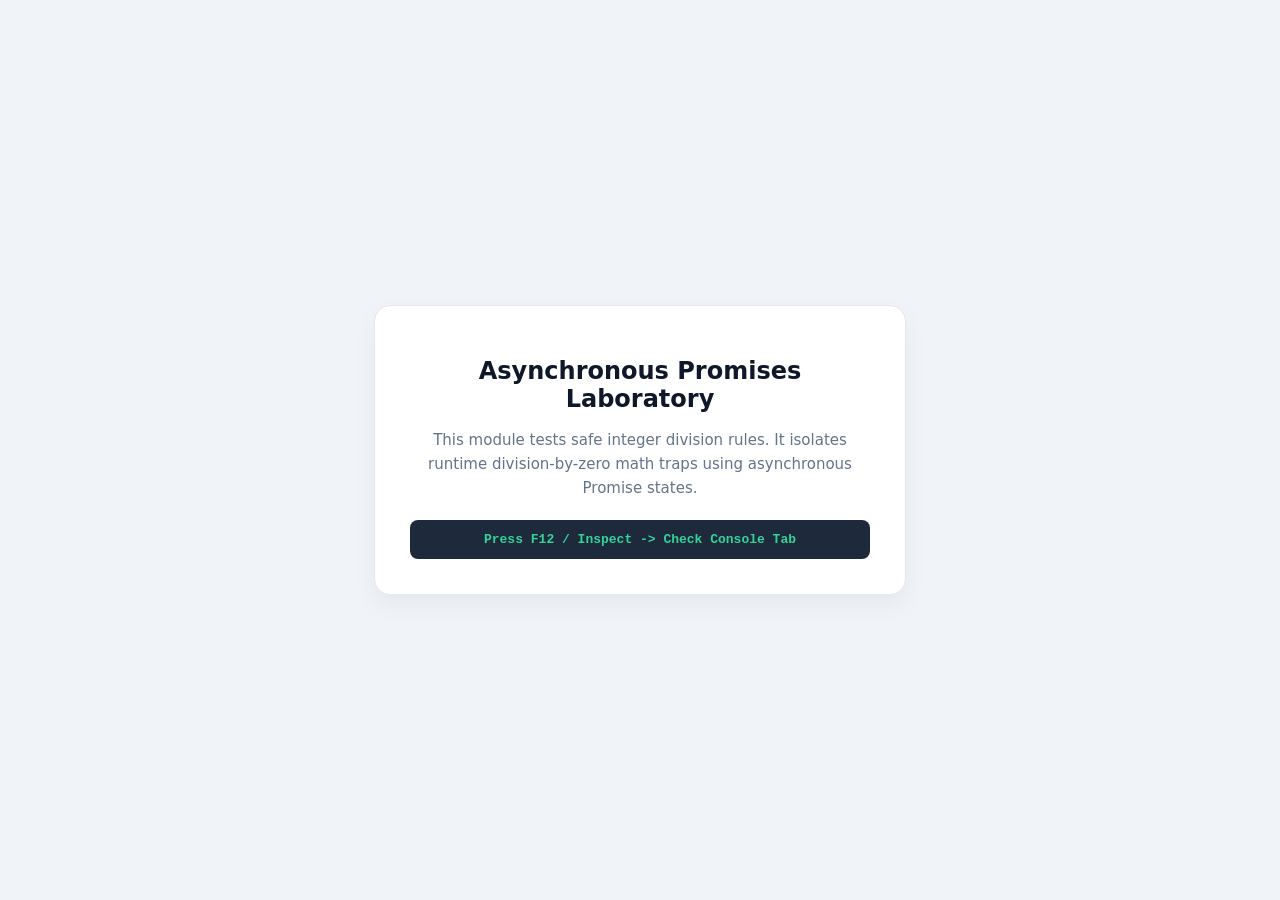
<file: task17/index.html>
<!DOCTYPE html>
<html lang="en">
<head>
    <meta charset="UTF-8">
    <meta name="viewport" content="width=device-width, initial-scale=1.0">
    <title>JavaScript Promises - Division Engine</title>
    <style>
        body {
            font-family: 'Segoe UI', system-ui, -apple-system, sans-serif;
            background-color: #f0f4f8;
            color: #1e293b;
            display: flex;
            justify-content: center;
            align-items: center;
            height: 100vh;
            margin: 0;
        }
        .container {
            background-color: #ffffff;
            padding: 35px;
            border-radius: 16px;
            box-shadow: 0 10px 25px rgba(0, 0, 0, 0.05);
            max-width: 460px;
            text-align: center;
            border: 1px solid #e2e8f0;
        }
        h1 { font-size: 24px; color: #0f172a; margin-bottom: 12px; }
        p { color: #64748b; font-size: 15px; line-height: 1.6; margin-bottom: 20px; }
        .status-box {
            background-color: #1e293b;
            color: #34d399;
            padding: 12px 16px;
            border-radius: 8px;
            font-family: 'Courier New', Courier, monospace;
            font-size: 13px;
            font-weight: 600;
        }
    </style>
</head>
<body>

    <div class="container">
        <h1>Asynchronous Promises Laboratory</h1>
        <p>This module tests safe integer division rules. It isolates runtime division-by-zero math traps using asynchronous Promise states.</p>
        <div class="status-box">Press F12 / Inspect -> Check Console Tab</div>
    </div>

    <script src="script.js"></script>
</body>
</html>
</file>
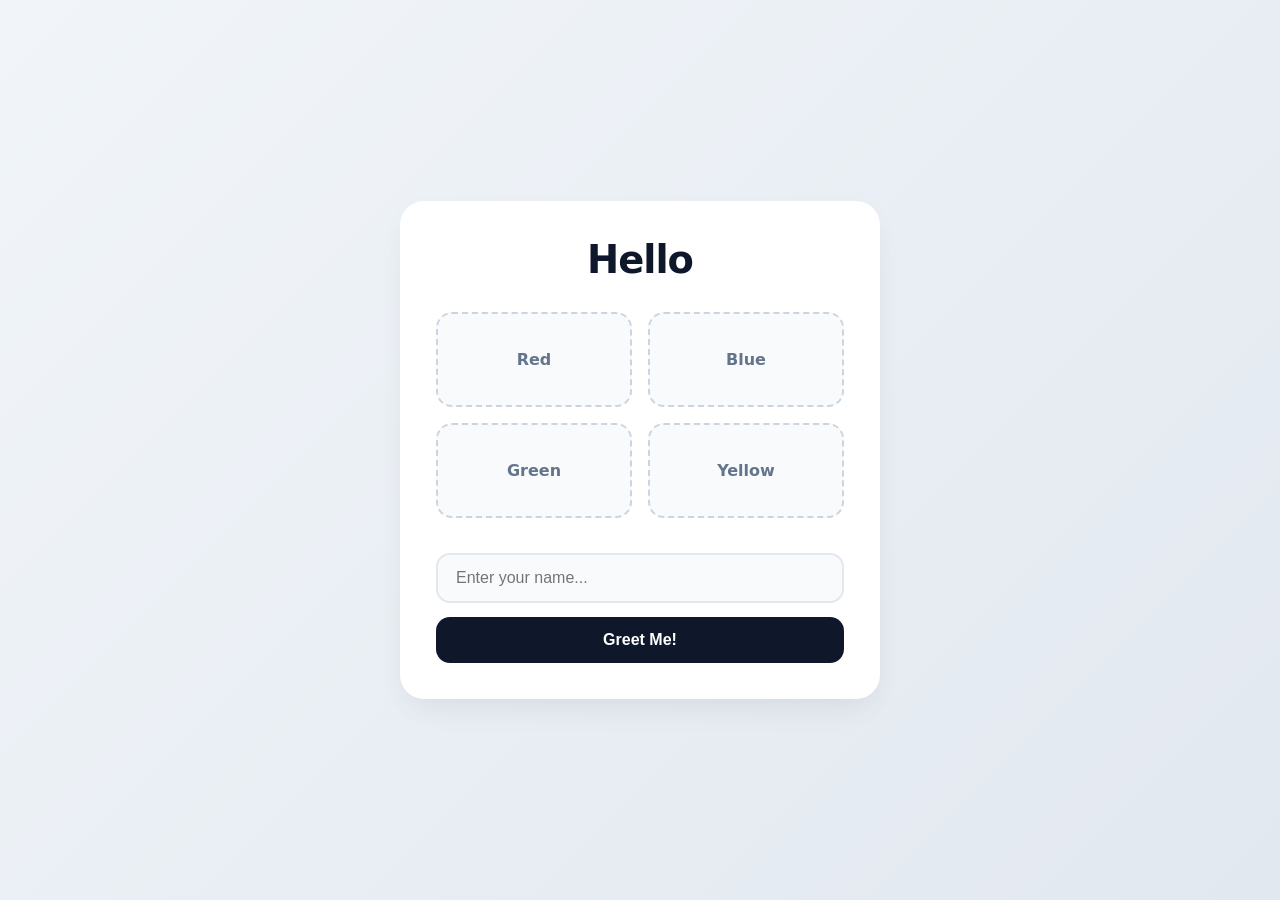
<file: task18/index.html>
<!DOCTYPE html>
<html lang="en">
<head>
    <meta charset="UTF-8">
    <meta name="viewport" content="width=device-width, initial-scale=1.0">
    <title>Interactive Interactive Color Grid</title>
    <link rel="stylesheet" href="style.css">
</head>
<body>

    <div class="app-card">
        <h1 id="greetingHeader">Hello</h1>

        <div class="color-grid">
            <div class="color-box" id="boxRed">red</div>
            <div class="color-box" id="boxBlue">blue</div>
            <div class="color-box" id="boxGreen">green</div>
            <div class="color-box" id="boxYellow">yellow</div>
        </div>

        <div class="interaction-form">
            <input type="text" id="userNameInput" placeholder="Enter your name..." autocomplete="off">
            <button id="greetBtn">Greet Me!</button>
        </div>
    </div>

    <script src="script.js"></script>
</body>
</html>
</file>
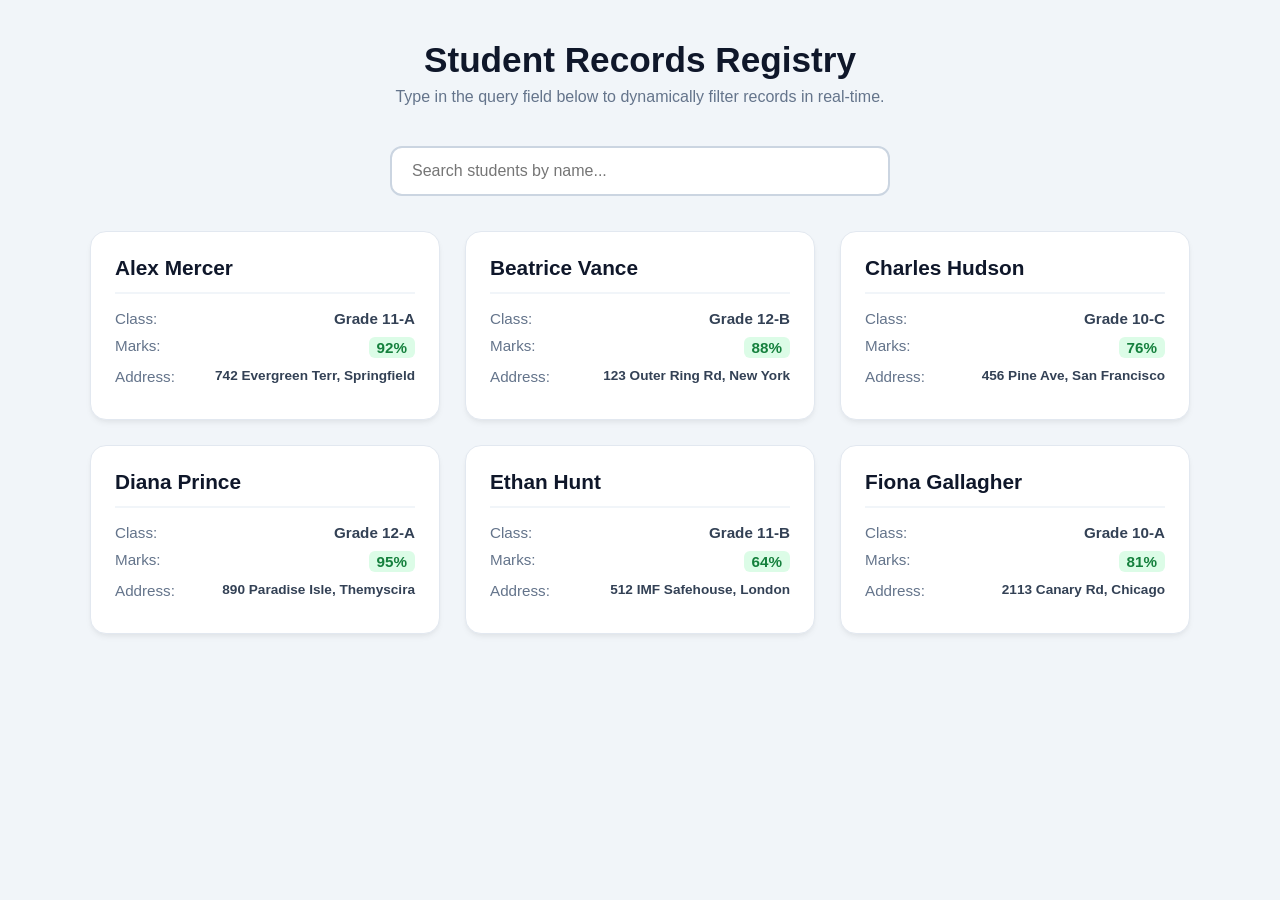
<file: task16/ind.html>
<!DOCTYPE html>
<html lang="en">
<head>
    <meta charset="UTF-8">
    <meta name="viewport" content="width=device-width, initial-scale=1.0">
    <title>Student Records Management System</title>
    <style>
        * {
            margin: 0;
            padding: 0;
            box-sizing: border-box;
        }
        body {
            font-family: 'Segoe UI', Tahoma, Geneva, Verdana, sans-serif;
            background-color: #f1f5f9;
            color: #1e293b;
            padding: 40px 20px;
        }
        .app-wrapper {
            max-width: 1100px;
            margin: 0 auto;
        }
        header {
            text-align: center;
            margin-bottom: 40px;
        }
        header h1 {
            font-size: 2.2rem;
            color: #0f172a;
            margin-bottom: 8px;
        }
        header p {
            color: #64748b;
            font-size: 1rem;
        }
        .search-container {
            width: 100%;
            max-width: 500px;
            margin: 0 auto 35px auto;
        }
        .search-box {
            width: 100%;
            padding: 14px 20px;
            font-size: 1rem;
            border: 2px solid #cbd5e1;
            border-radius: 12px;
            background-color: #ffffff;
            outline: none;
            transition: border-color 0.2s, box-shadow 0.2s;
        }
        .search-box:focus {
            border-color: #3b82f6;
            box-shadow: 0 0 0 4px rgba(59, 130, 246, 0.15);
        }
        /* Dynamic Grid Layout container */
        .records-grid {
            display: grid;
            grid-template-columns: repeat(auto-fill, minmax(280px, 1fr));
            gap: 25px;
        }
        /* Individual Student Card Styling */
        .student-card {
            background-color: #ffffff;
            border-radius: 16px;
            padding: 24px;
            box-shadow: 0 4px 6px -1px rgba(0, 0, 0, 0.05), 0 2px 4px -1px rgba(0, 0, 0, 0.03);
            border: 1px solid #e2e8f0;
            transition: transform 0.2s, box-shadow 0.2s;
        }
        .student-card:hover {
            transform: translateY(-4px);
            box-shadow: 0 10px 15px -3px rgba(0, 0, 0, 0.05), 0 4px 6px -2px rgba(0, 0, 0, 0.05);
        }
        .card-header {
            border-bottom: 2px solid #f1f5f9;
            padding-bottom: 12px;
            margin-bottom: 16px;
        }
        .student-name {
            font-size: 1.3rem;
            font-weight: 700;
            color: #0f172a;
        }
        .info-row {
            display: flex;
            justify-content: space-between;
            margin-bottom: 10px;
            font-size: 0.95rem;
        }
        .info-label {
            color: #64748b;
            font-weight: 500;
        }
        .info-value {
            color: #334155;
            font-weight: 600;
        }
        .badge-marks {
            background-color: #dcfce7;
            color: #15803d;
            padding: 2px 8px;
            border-radius: 6px;
        }
        .no-results {
            grid-column: 1 / -1;
            text-align: center;
            padding: 40px;
            color: #94a3b8;
            font-size: 1.1rem;
            background: #ffffff;
            border-radius: 12px;
            border: 2px dashed #e2e8f0;
        }
    </style>
</head>
<body>

    <div class="app-wrapper">
        <header>
            <h1>Student Records Registry</h1>
            <p>Type in the query field below to dynamically filter records in real-time.</p>
        </header>

        <div class="search-container">
            <input type="text" id="searchInput" class="search-box" placeholder="Search students by name...">
        </div>

        <div id="recordsGrid" class="records-grid"></div>
    </div>

    <script src="script.js"></script>
</body>
</html>
</file>
<file: task18/style.css>
/* ==========================================================================
   1. Core Variables & Base Styles Reset
   ========================================================================== */
* {
    margin: 0;
    padding: 0;
    box-sizing: border-box;
}

body {
    font-family: 'Segoe UI', system-ui, -apple-system, sans-serif;
    background: linear-gradient(135deg, #f1f5f9 0%, #e2e8f0 100%);
    min-height: 100vh;
    display: flex;
    justify-content: center;
    align-items: center;
    padding: 20px;
}

/* ==========================================================================
   2. Component Container Block UI
   ========================================================================== */
.app-card {
    background-color: #ffffff;
    width: 100%;
    max-width: 480px;
    border-radius: 24px;
    padding: 35px;
    box-shadow: 0 10px 30px -5px rgba(0, 0, 0, 0.05), 0 20px 40px -10px rgba(0, 0, 0, 0.03);
    border: 1px solid rgba(255, 255, 255, 0.8);
    text-align: center;
}

#greetingHeader {
    font-size: 2.4rem;
    font-weight: 800;
    color: #0f172a;
    margin-bottom: 30px;
    letter-spacing: -0.025em;
    transition: color 0.3s ease;
}

/* ==========================================================================
   3. Color Box Grid System Layout
   ========================================================================== */
.color-grid {
    display: grid;
    grid-template-columns: repeat(2, 1fr);
    gap: 16px;
    margin-bottom: 35px;
}

.color-box {
    height: 95px;
    border-radius: 16px;
    display: flex;
    justify-content: center;
    align-items: center;
    font-size: 1rem;
    font-weight: 700;
    text-transform: capitalize;
    color: #64748b;
    /* Requirement Met: Starts off without native color fills */
    background-color: #f8fafc;
    border: 2px dashed #cbd5e1;
    transition: all 0.4s cubic-bezier(0.4, 0, 0.2, 1);
}

/* Dynamic active state classes used during runtime operations */
.color-box.active-red {
    background-color: #ef4444 !important;
    border-color: #ef4444;
    color: #ffffff;
    box-shadow: 0 10px 15px -3px rgba(239, 68, 68, 0.3);
}

.color-box.active-blue {
    background-color: #3b82f6 !important;
    border-color: #3b82f6;
    color: #ffffff;
    box-shadow: 0 10px 15px -3px rgba(59, 130, 246, 0.3);
}

.color-box.active-green {
    background-color: #22c55e !important;
    border-color: #22c55e;
    color: #ffffff;
    box-shadow: 0 10px 15px -3px rgba(34, 197, 94, 0.3);
}

.color-box.active-yellow {
    background-color: #eab308 !important;
    border-color: #eab308;
    color: #ffffff;
    box-shadow: 0 10px 15px -3px rgba(234, 179, 8, 0.3);
}

/* ==========================================================================
   4. Form Input and Submission Controls
   ========================================================================== */
.interaction-form {
    display: flex;
    flex-direction: column;
    gap: 14px;
}

input[type="text"] {
    width: 100%;
    padding: 14px 18px;
    font-size: 1rem;
    border: 2px solid #e2e8f0;
    border-radius: 14px;
    outline: none;
    color: #0f172a;
    background-color: #f8fafc;
    transition: all 0.2s ease;
}

input[type="text"]:focus {
    border-color: #64748b;
    background-color: #ffffff;
    box-shadow: 0 0 0 4px rgba(100, 116, 139, 0.1);
}

button {
    width: 100%;
    padding: 14px;
    font-size: 1rem;
    font-weight: 600;
    color: #ffffff;
    background-color: #0f172a;
    border: none;
    border-radius: 14px;
    cursor: pointer;
    transition: all 0.2s ease;
}

button:hover {
    background-color: #1e293b;
    transform: translateY(-1px);
}

button:active {
    transform: translateY(1px);
}
</file>
